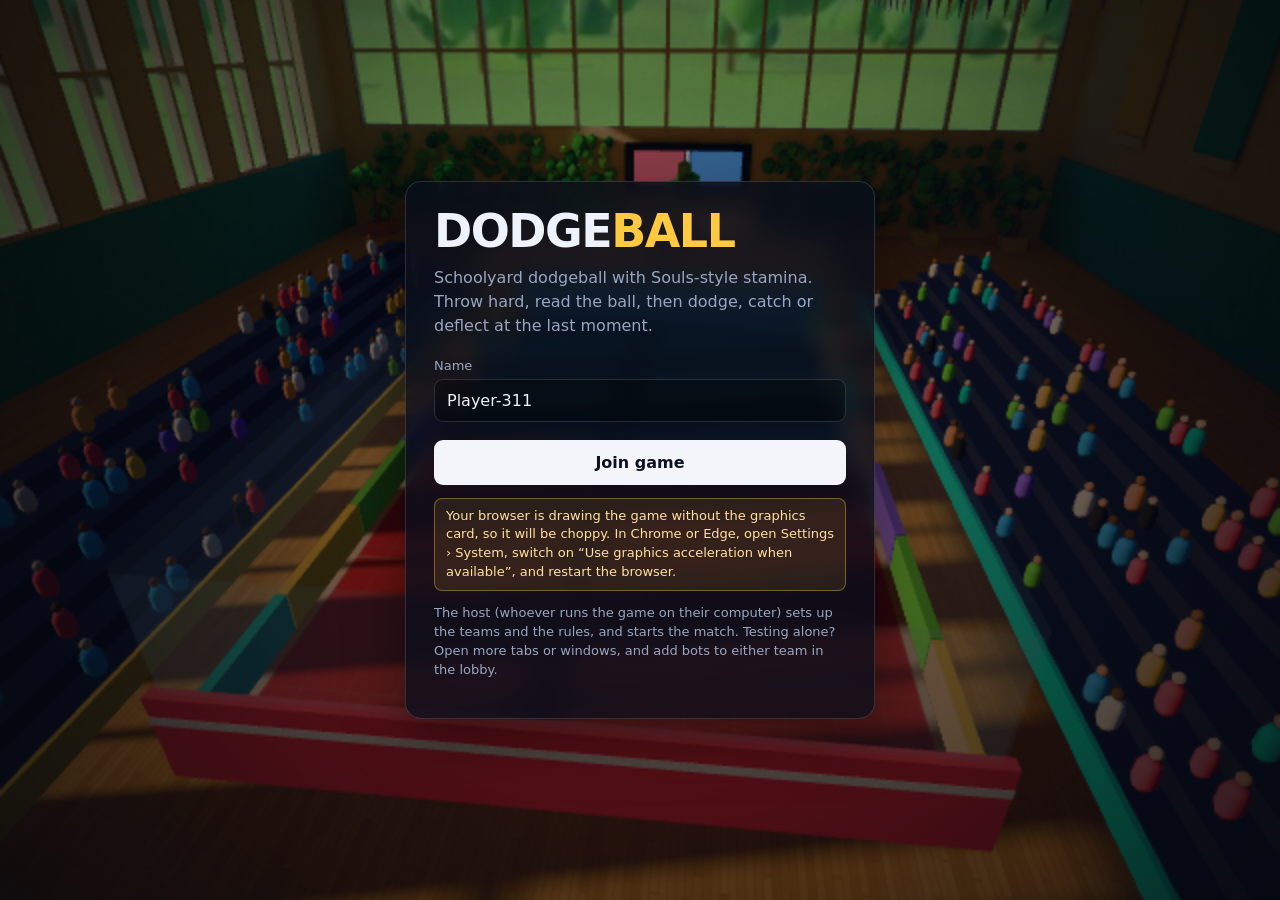
<file: static/index.html>
<!doctype html>
<html lang="en">
<head>
<meta charset="utf-8">
<meta name="viewport" content="width=device-width,initial-scale=1">
<title>Dodgeball</title>
<link rel="icon" href="data:image/svg+xml,%3Csvg xmlns='http://www.w3.org/2000/svg' viewBox='0 0 64 64'%3E%3Ccircle cx='32' cy='32' r='26' fill='%23ffc940'/%3E%3C/svg%3E">
<link rel="stylesheet" href="/static/style.css">
<script type="importmap">{ "imports": { "three": "/static/vendor/three.module.min.js" } }</script>
</head>
<body>
<canvas id="view"></canvas>

<div id="hud" hidden>
  <div id="topbar">
    <div class="side red"><span class="label">RED</span><span class="score" id="scoreRed">0</span><span class="pips" id="pipsRed"></span>
      <div class="thbar red" id="thRed"><i></i><b></b><span></span></div></div>
    <div id="roundbox"><div id="roundLabel">WAITING</div><div id="roundTime"></div><div id="roundGoal"></div></div>
    <div class="side blue"><span class="pips" id="pipsBlue"></span><span class="score" id="scoreBlue">0</span><span class="label">BLUE</span>
      <div class="thbar blue" id="thBlue"><i></i><b></b><span></span></div></div>
  </div>
  <div id="hint"></div>
  <div id="hostLive" hidden></div>
  <div id="feed"></div>
  <div id="tags"></div>
  <div id="assist"></div>
  <div id="crosshair"></div>
  <div id="ring"><div id="ringArrow"></div></div>
  <svg id="meter" viewBox="-320 -320 640 640" aria-hidden="true">
    <path class="halo" fill="none" stroke-width="9" stroke-linejoin="round" stroke-opacity="0.35"></path>
    <path class="edge" fill="#0a0f1e" fill-opacity="0.6" stroke="#0a0f1e" stroke-width="3.5" stroke-opacity="0.75" stroke-linejoin="round"></path>
    <path class="stripe"></path><path class="stripe"></path><path class="stripe"></path>
    <path class="tip" stroke="#0a0f1e" stroke-width="2.5" stroke-opacity="0.75" stroke-linejoin="round" paint-order="stroke"></path>
  </svg>
  <div id="threatText"></div>
  <div id="popups"></div>
  <div id="banner"><div id="bannerText"></div><div id="bannerSub"></div></div>
  <div id="deadmsg" hidden></div>

  <div id="vitals">
    <div class="who"><span id="myName"></span><span id="myTeam"></span></div>
    <div class="bar hp"><i id="hpFill"></i><b id="hpLimit" title="Health regenerates up to here"></b><span id="hpText"></span></div>
    <div class="bar st"><i id="stFill"></i><b id="stCost"></b><span id="stText"></span></div>
    <div id="regenState" hidden></div>
    <div id="cash"></div>
  </div>
  <div id="throwbox">
    <div id="ballState"></div>
    <div class="bar power"><i id="powerFill"></i></div>
  </div>
  <div id="actions">
    <div class="act" id="actDodge"><kbd>Space</kbd><b>Dodge</b><span></span></div>
    <div class="act" id="actCatch"><kbd>RMB / F</kbd><b>Catch</b><span></span></div>
    <div class="act" id="actDeflect"><kbd>E</kbd><b>Deflect</b><span></span></div>
    <div class="act" id="actRevive"><kbd>R</kbd><b>Revive</b><span></span></div>
  </div>
  <div id="netinfo"></div>
  <div id="vignette"></div>
  <div id="goldfx"></div>
</div>

<div id="scoreboard" hidden>
  <table>
    <thead><tr><th>Player</th><th>Cash</th><th>Hits</th><th>KOs</th><th>Catches</th><th>Deflects</th><th>Perfects</th><th>Outs</th></tr></thead>
    <tbody id="scoreRows"></tbody>
  </table>
</div>

<!-- The lobby / pause menu. Host-only controls are hidden for everyone else. -->
<div id="overlay" hidden>
  <div class="panel menu">
    <div class="menuHead">
      <div class="menuTitle">
        <h2 id="overlayTitle">Lobby</h2>
        <p id="menuStatus"></p>
      </div>
      <div class="menuButtons">
        <button id="endBtn" class="hostOnly danger" hidden>End match</button>
        <button id="startBtn" class="hostOnly go" hidden>Start match</button>
        <button id="resumeBtn" class="primary">Play</button>
      </div>
    </div>

    <section id="hostViewBox" hidden>
      <h3>The host's screen <span class="tagline">live</span></h3>
      <p id="hostViewText"></p>
      <label class="check"><input id="followInput" type="checkbox" checked> Follow the host: open the rules they're looking at</label>
    </section>

    <div class="cols">
      <section>
        <h3>Teams <button id="shuffleBtn" class="small hostOnly" hidden>Shuffle teams</button>
          <button id="watchBtn" class="small hostOnly" hidden>Spectate</button></h3>
        <div class="teamCols">
          <div class="teamCol red"><h4>RED <span id="countRed"></span></h4>
            <div class="botRow">Bots <button id="botsRedMinus" class="small hostCtl">−</button><b id="botsRedValue">0</b><button id="botsRedPlus" class="small hostCtl">+</button>
              <select id="addRed" class="small hostCtl botAdd" hidden title="Put one of your own bots on RED, or make a new one"></select>
              <span class="soon" id="botsRedSoon"></span></div>
            <ul id="listRed"></ul></div>
          <div class="teamCol blue"><h4>BLUE <span id="countBlue"></span></h4>
            <div class="botRow">Bots <button id="botsBlueMinus" class="small hostCtl">−</button><b id="botsBlueValue">0</b><button id="botsBluePlus" class="small hostCtl">+</button>
              <select id="addBlue" class="small hostCtl botAdd" hidden title="Put one of your own bots on BLUE, or make a new one"></select>
              <span class="soon" id="botsBlueSoon"></span></div>
            <ul id="listBlue"></ul></div>
        </div>
        <p class="note" id="watchers" hidden></p>
        <p class="note" id="teamsNote"></p>
      </section>
      <section>
        <h3>Match <span id="matchWho" class="tagline"></span></h3>
        <div class="row">Bot skill
          <select id="skillSelect" class="hostCtl"><option value="easy">Easy</option><option value="normal">Normal</option><option value="hard">Hard</option></select>
          <span class="soon" id="skillSoon"></span>
        </div>
        <div class="row">Match length
          <button id="winMinus" class="small hostCtl">−</button><b id="winValue">∞</b><button id="winPlus" class="small hostCtl">+</button>
          <span class="soon" id="winSoon"></span>
        </div>
        <div class="row">Round time
          <button id="timeMinus" class="small hostCtl">−</button><b id="timeValue">3:00</b><button id="timePlus" class="small hostCtl">+</button>
          <span class="soon" id="timeSoon"></span>
        </div>
        <div class="row rulesRow"><button id="rulesBtn">Game rules…</button><span id="rulesSummary" class="note"></span></div>
        <div class="row"><button id="botsBtn" title="Your own bots, and flags: bundles of behaviour like Dodge master or Berserker">Bots &amp; flags…</button></div>
        <div class="row"><button id="exportBtn" class="small" title="Save every rule and each player's own settings as a file">Export settings</button>
          <button id="importBtn" class="small hostOnly" hidden title="Load a settings file: it replaces every rule and each player's own settings">Import settings…</button></div>
        <div id="pendingBox" class="pending" hidden><span id="pendingText"></span> <button id="discardBtn" class="small hostOnly" hidden>Cancel them</button></div>
      </section>
    </div>

    <div class="cols">
      <section>
        <h3>Your settings</h3>
        <div class="row nameRow"><label for="renameInput">Your name</label>
          <input id="renameInput" maxlength="32" autocomplete="off" spellcheck="false" title="Change it any time: you keep your team, score and own settings">
          <button id="renameBtn" class="small">Change</button></div>
        <label>Mouse sensitivity <input id="sensInput" type="range" min="0.3" max="2.5" step="0.05"></label>
        <div class="soundMix">
          <label>Volume <input id="volInput" type="range" min="0" max="1" step="0.05"></label>
          <label title="In the lobby, and quieter while a round is played">Music <input id="vol-music" type="range" min="0" max="1" step="0.05"></label>
          <label title="Throws, hits, catches, deflects, bounces and squeaks">Effects <input id="vol-effects" type="range" min="0" max="1" step="0.05"></label>
          <label title="The announcer and the referee's whistle">Announcer <input id="vol-announcer" type="range" min="0" max="1" step="0.05"></label>
          <label title="The incoming-ball sound, the countdown, the perfect chime, and “not now”">Interface <input id="vol-interface" type="range" min="0" max="1" step="0.05"></label>
          <label title="Cheers and applause when a round ends">Crowd <input id="vol-crowd" type="range" min="0" max="1" step="0.05"></label>
        </div>
        <p class="note"><a href="/static/sounds.html" target="_blank">Hear every sound</a> (opens a new tab)</p>
        <p class="note"><a href="/static/moves.html" target="_blank">See every move</a> (opens a new tab)</p>
        <label>Screen shake <input id="shakeInput" type="range" min="0" max="1" step="0.05"
          title="Shake, jolts and the zoom while charging. They move the picture, never your aim. All the way left turns them off."></label>
        <label title="Shows a ball coming at you, and when to press. H switches between them in the game">Incoming-ball marker (H)
          <select id="markerSelect">
            <option value="meter">Meter: an arc on the ball's side (recommended)</option>
            <option value="ring">Ring around the crosshair</option>
            <option value="off">Off</option>
          </select></label>
        <div id="meterOptions" class="meterOptions">
          <label>Shape <select id="meterShape"><option value="crescent">Crescent</option><option value="band">Band</option></select></label>
          <label title="Each defence's colour when pressing it would work, gold for its perfect moment">Colours
            <select id="meterColours">
              <option value="all">All three defences, as stripes</option>
              <option value="dodge">Dodge only</option><option value="catch">Catch only</option><option value="deflect">Deflect only</option>
            </select></label>
          <label>Width <input id="meterWidth" type="range" min="6" max="36" step="1"></label>
          <label>Size <input id="meterSize" type="range" min="80" max="260" step="5" title="How far from the crosshair it sits"></label>
        </div>
        <label title="When a ball is less than a second from reaching you">Incoming-ball sound
          <select id="incomingSelect">
            <option value="whoosh">Whoosh from where it comes (recommended)</option>
            <option value="tick">Tick</option><option value="off">Off</option>
          </select></label>
        <label>Graphics
          <select id="gfxSelect">
            <option value="auto">Auto (recommended)</option><option value="high">High</option>
            <option value="medium">Medium</option><option value="low">Low</option>
          </select></label>
        <p class="note" id="gfxNote"></p>
        <p class="warn" id="gpuWarn" hidden>Your browser is drawing the game without the graphics card, so it will be choppy. In Chrome or Edge, open Settings › System, switch on “Use graphics acceleration when available”, and restart the browser.</p>
      </section>
      <section>
        <h3>Controls</h3>
        <ul class="controls">
          <li><kbd>W A S D</kbd> move &nbsp; <kbd>Mouse</kbd> aim</li>
          <li><kbd>Hold LMB</kbd> charge a throw: harder is faster but costs more stamina. Release to throw.</li>
          <li><kbd>Space</kbd>/<kbd>Shift</kbd> dodge: a dash you can't be hit during. Last moment = perfect.</li>
          <li><kbd>RMB</kbd>/<kbd>F</kbd> catch: the ball becomes yours. <kbd>E</kbd> deflect: tighter timing, sends it back faster.</li>
          <li><kbd>R</kbd> revive a teammate &nbsp; <kbd>Tab</kbd> scores &nbsp; <kbd>Esc</kbd> this menu</li>
          <li><kbd>L</kbd> something feels laggy right now: marks the moment in the log</li>
          <li>Host spectating: <kbd>Mouse</kbd> look, <kbd>W A S D</kbd> fly, <kbd>Space</kbd>/<kbd>Shift</kbd> up/down, <kbd>LMB</kbd>/<kbd>RMB</kbd> follow the next/previous player</li>
        </ul>
      </section>
    </div>
    <section id="diagBox">
      <h3>Lag diagnostics</h3>
      <p class="note" id="diagText"></p>
      <div class="row">
        <button id="saveLogBtn">Save my log</button>
        <button id="hostLogsBtn" class="hostOnly" hidden>Download all logs (zip)</button>
        <span id="diagStatus" class="note"></span>
      </div>
      <p class="note" id="diagWhere"></p>
    </section>
    <section id="joinInfo"></section>
  </div>
</div>

<!-- Rules editor: every game number, with a name, a description and an animated preview. -->
<div id="rulesModal" hidden>
  <div class="panel rules">
    <header>
      <div class="rulesTitle">
        <h2 id="rulesHeading">Game rules</h2>
        <p id="rulesMode" class="note"></p>
      </div>
      <input id="rulesSearch" type="search" placeholder="Search rules…" autocomplete="off">
      <button id="rulesClose" class="small" title="Close (Esc)">✕</button>
    </header>
    <div class="rulesBody">
      <nav id="rulesNav"></nav>
      <div class="rulesMain">
        <figure class="previewBox">
          <canvas id="previewCanvas"></canvas>
          <figcaption><b id="previewTitle"></b> <span id="previewText"></span></figcaption>
        </figure>
        <div id="rulesList"></div>
      </div>
    </div>
    <footer id="rulesFooter">
      <button id="rulesResetAll" class="hostOnly">Reset all to defaults</button>
      <button id="rulesRevert" class="hostOnly">Undo my edits</button>
      <span id="rulesEditCount"></span>
      <span id="rulesFileBox" class="fileBox" hidden>Their settings as a file:
        <button id="rulesExportPlayer" title="Save this player's own settings in your Downloads folder: a profile you can load onto anyone">Export</button>
        <button id="rulesImportPlayer" class="hostOnly" title="Load a player's settings file onto this player: it replaces their own settings">Import…</button></span>
      <button id="rulesApply" class="primary hostOnly">Apply</button>
    </footer>
  </div>
</div>

<!-- Bots and flags: the host's own bots, flags on any bot, and the flags themselves (bots_ui.js). -->
<div id="botsModal" hidden>
  <div class="panel botsPanel">
    <header>
      <div class="rulesTitle">
        <h2>Bots &amp; flags</h2>
        <p id="botsMode" class="note"></p>
      </div>
      <span id="botsWaiting" class="soon" hidden>Some of this waits for the next round</span>
      <button id="botsClose" class="small" title="Close (Esc)">✕</button>
    </header>
    <div class="botsBody">
      <section>
        <h3>Your bots</h3>
        <p class="note">A bot you make keeps its name, its flags and its own settings (⚙), and plays wherever you put it: here, or with “Add a bot…” in the team lists.</p>
        <ul id="rosterList" class="botList"></ul>
        <div id="newBotRow" class="row" hidden><input id="newBotName" maxlength="32" placeholder="A new bot's name" autocomplete="off" spellcheck="false">
          <select id="newBotTeam" class="small"><option value="">not on a team yet</option><option value="0">on RED</option><option value="1">on BLUE</option></select>
          <button id="newBotBtn" class="small">Make it</button></div>
        <h3>The built-in bots</h3>
        <p class="note">Ace, Blitz, Comet… fill the teams when you press + next to Bots. Those playing now, or carrying flags:</p>
        <ul id="builtinList" class="botList"></ul>
      </section>
      <section>
        <h3>Flags</h3>
        <p class="note">A flag is a bundle of behaviour that a bot carries: how it defends, throws and moves, or its health and speed. A bot can carry several; where they overlap, the later one wins, and the bot's own settings win over all of them.</p>
        <ul id="flagList" class="botList"></ul>
        <div id="newFlagRow" class="row" hidden><input id="newFlagName" maxlength="32" placeholder="A new flag's name" autocomplete="off" spellcheck="false">
          <button id="newFlagBtn" class="small">Make it</button></div>
      </section>
    </div>
  </div>
</div>

<div id="join">
  <div class="panel">
    <div class="logo">DODGE<span>BALL</span></div>
    <p class="tag">Schoolyard dodgeball with Souls-style stamina. Throw hard, read the ball, then dodge, catch or deflect at the last moment.</p>
    <label class="field">Name <input id="nameInput" maxlength="32" autocomplete="off"></label>
    <button id="playBtn" class="primary">Join game</button>
    <p class="note" id="loadingNote">Loading the sports hall and the characters… You can join already: until they're ready, you play on a plain court with stick figures.</p>
    <p class="warn" id="gpuWarnJoin" hidden>Your browser is drawing the game without the graphics card, so it will be choppy. In Chrome or Edge, open Settings › System, switch on “Use graphics acceleration when available”, and restart the browser.</p>
    <p class="note">The host (whoever runs the game on their computer) sets up the teams and the rules, and starts the match. Testing alone? Open more tabs or windows, and add bots to either team in the lobby.</p>
  </div>
</div>

<div id="disconnected" hidden>
  <div class="panel"><h2>Disconnected</h2><p>Lost the connection to the server.</p><button class="primary" id="reconnectBtn">Reconnect</button></div>
</div>

<script type="module" src="/static/js/main.js"></script>
</body>
</html>
</file>
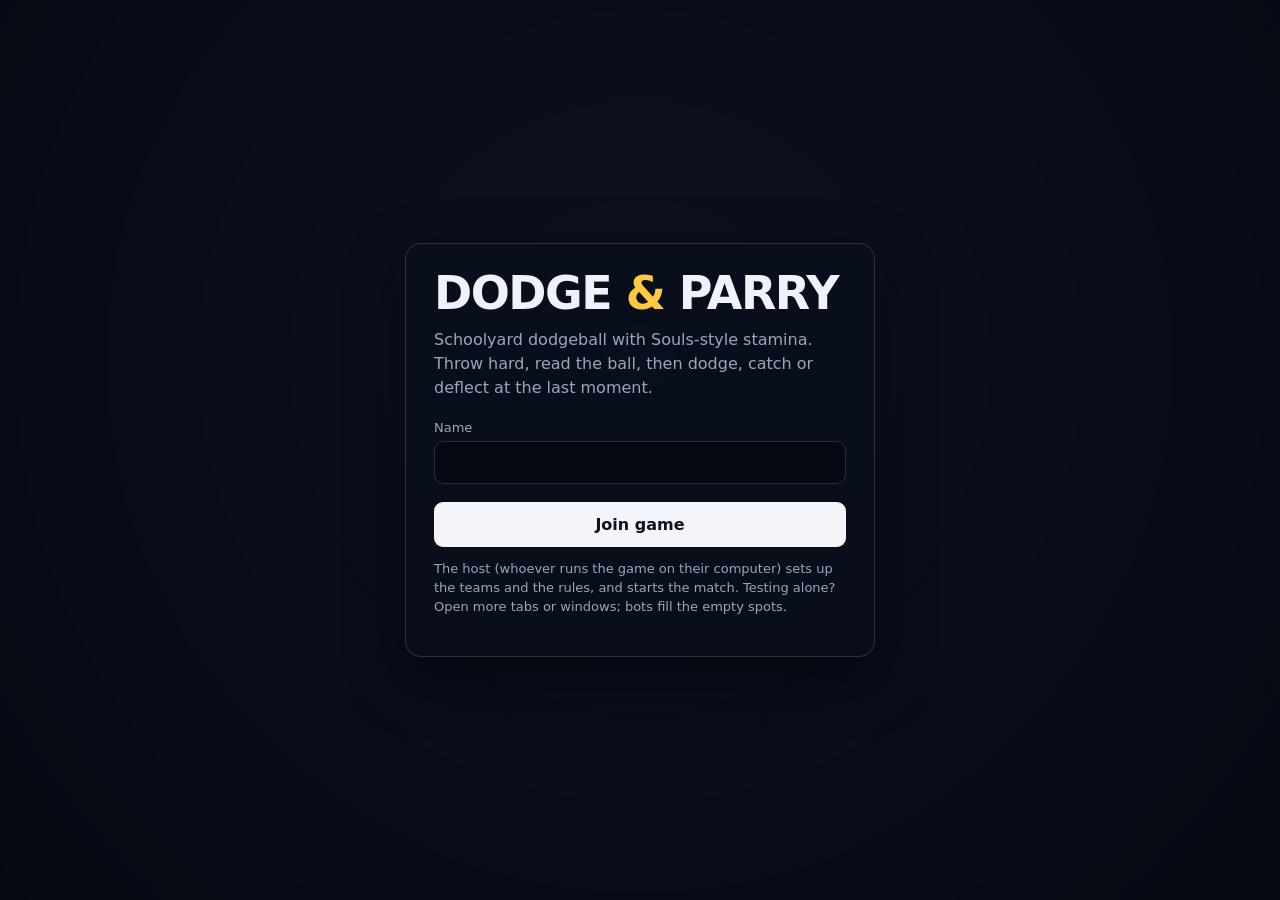
<file: prototype/static/index.html>
<!doctype html>
<html lang="en">
<head>
<meta charset="utf-8">
<meta name="viewport" content="width=device-width,initial-scale=1">
<title>Dodge &amp; Parry</title>
<link rel="icon" href="data:image/svg+xml,%3Csvg xmlns='http://www.w3.org/2000/svg' viewBox='0 0 64 64'%3E%3Ccircle cx='32' cy='32' r='26' fill='%23ffc940'/%3E%3C/svg%3E">
<link rel="stylesheet" href="/static/style.css">
<script type="importmap">{ "imports": { "three": "/static/vendor/three.module.min.js" } }</script>
</head>
<body>
<canvas id="view"></canvas>

<div id="hud" hidden>
  <div id="topbar">
    <div class="side red"><span class="label">RED</span><span class="score" id="scoreRed">0</span><span class="pips" id="pipsRed"></span></div>
    <div id="roundbox"><div id="roundLabel">WAITING</div><div id="roundTime"></div><div id="roundGoal"></div></div>
    <div class="side blue"><span class="pips" id="pipsBlue"></span><span class="score" id="scoreBlue">0</span><span class="label">BLUE</span></div>
  </div>
  <div id="hint"></div>
  <div id="hostLive" hidden></div>
  <div id="feed"></div>
  <div id="tags"></div>
  <div id="assist"></div>
  <div id="crosshair"></div>
  <div id="ring"><div id="ringArrow"></div></div>
  <div id="threatText"></div>
  <div id="popups"></div>
  <div id="banner"><div id="bannerText"></div><div id="bannerSub"></div></div>
  <div id="deadmsg" hidden></div>

  <div id="vitals">
    <div class="who"><span id="myName"></span><span id="myTeam"></span></div>
    <div class="bar hp"><i id="hpFill"></i><span id="hpText"></span></div>
    <div class="bar st"><i id="stFill"></i><b id="stCost"></b><span id="stText"></span></div>
    <div id="cash"></div>
  </div>
  <div id="throwbox">
    <div id="ballState"></div>
    <div class="bar power"><i id="powerFill"></i></div>
  </div>
  <div id="actions">
    <div class="act" id="actDodge"><kbd>Space</kbd><b>Dodge</b><span></span></div>
    <div class="act" id="actCatch"><kbd>RMB / F</kbd><b>Catch</b><span></span></div>
    <div class="act" id="actDeflect"><kbd>E</kbd><b>Deflect</b><span></span></div>
    <div class="act" id="actRevive"><kbd>R</kbd><b>Revive</b><span></span></div>
  </div>
  <div id="netinfo"></div>
  <div id="vignette"></div>
  <div id="goldfx"></div>
</div>

<div id="scoreboard" hidden>
  <table>
    <thead><tr><th>Player</th><th>Cash</th><th>Hits</th><th>KOs</th><th>Catches</th><th>Deflects</th><th>Perfects</th><th>Outs</th></tr></thead>
    <tbody id="scoreRows"></tbody>
  </table>
</div>

<!-- The lobby / pause menu. Host-only controls are hidden for everyone else. -->
<div id="overlay" hidden>
  <div class="panel menu">
    <div class="menuHead">
      <div class="menuTitle">
        <h2 id="overlayTitle">Lobby</h2>
        <p id="menuStatus"></p>
      </div>
      <div class="menuButtons">
        <button id="endBtn" class="hostOnly danger" hidden>End match</button>
        <button id="startBtn" class="hostOnly go" hidden>Start match</button>
        <button id="resumeBtn" class="primary">Play</button>
      </div>
    </div>

    <section id="hostViewBox" hidden>
      <h3>The host's screen <span class="tagline">live</span></h3>
      <p id="hostViewText"></p>
      <label class="check"><input id="followInput" type="checkbox" checked> Follow the host: open the rules they're looking at</label>
    </section>

    <div class="cols">
      <section>
        <h3>Teams <button id="shuffleBtn" class="small hostOnly" hidden>Shuffle teams</button>
          <button id="watchBtn" class="small hostOnly" hidden>Spectate</button></h3>
        <div class="teamCols">
          <div class="teamCol red"><h4>RED <span id="countRed"></span></h4>
            <div class="botRow">Bots <button id="botsRedMinus" class="small hostCtl">−</button><b id="botsRedValue">0</b><button id="botsRedPlus" class="small hostCtl">+</button>
              <span class="soon" id="botsRedSoon"></span></div>
            <ul id="listRed"></ul></div>
          <div class="teamCol blue"><h4>BLUE <span id="countBlue"></span></h4>
            <div class="botRow">Bots <button id="botsBlueMinus" class="small hostCtl">−</button><b id="botsBlueValue">0</b><button id="botsBluePlus" class="small hostCtl">+</button>
              <span class="soon" id="botsBlueSoon"></span></div>
            <ul id="listBlue"></ul></div>
        </div>
        <p class="note" id="watchers" hidden></p>
        <p class="note" id="teamsNote"></p>
      </section>
      <section>
        <h3>Match <span id="matchWho" class="tagline"></span></h3>
        <div class="row">Bot skill
          <select id="skillSelect" class="hostCtl"><option value="easy">Easy</option><option value="normal">Normal</option><option value="hard">Hard</option></select>
          <span class="soon" id="skillSoon"></span>
        </div>
        <div class="row">Match length
          <button id="winMinus" class="small hostCtl">−</button><b id="winValue">∞</b><button id="winPlus" class="small hostCtl">+</button>
          <span class="soon" id="winSoon"></span>
        </div>
        <div class="row rulesRow"><button id="rulesBtn">Game rules…</button><span id="rulesSummary" class="note"></span></div>
        <div id="pendingBox" class="pending" hidden><span id="pendingText"></span> <button id="discardBtn" class="small hostOnly" hidden>Cancel them</button></div>
      </section>
    </div>

    <div class="cols">
      <section>
        <h3>Your settings</h3>
        <label>Mouse sensitivity <input id="sensInput" type="range" min="0.3" max="2.5" step="0.05"></label>
        <label>Volume <input id="volInput" type="range" min="0" max="1" step="0.05"></label>
        <label class="check"><input id="ringInput" type="checkbox"> Timing ring for incoming balls (H)</label>
      </section>
      <section>
        <h3>Controls</h3>
        <ul class="controls">
          <li><kbd>W A S D</kbd> move &nbsp; <kbd>Mouse</kbd> aim</li>
          <li><kbd>Hold LMB</kbd> charge a throw: harder is faster but costs more stamina. Release to throw.</li>
          <li><kbd>Space</kbd>/<kbd>Shift</kbd> dodge: a dash you can't be hit during. Last moment = perfect.</li>
          <li><kbd>RMB</kbd>/<kbd>F</kbd> catch: the ball becomes yours. <kbd>E</kbd> deflect: tighter timing, sends it back faster.</li>
          <li><kbd>R</kbd> revive a teammate &nbsp; <kbd>Tab</kbd> scores &nbsp; <kbd>Esc</kbd> this menu</li>
          <li><kbd>L</kbd> something feels laggy right now: marks the moment in the log</li>
          <li>Host spectating: <kbd>Mouse</kbd> look, <kbd>W A S D</kbd> fly, <kbd>Space</kbd>/<kbd>Shift</kbd> up/down, <kbd>LMB</kbd>/<kbd>RMB</kbd> follow the next/previous player</li>
        </ul>
      </section>
    </div>
    <section id="diagBox">
      <h3>Lag diagnostics</h3>
      <p class="note" id="diagText"></p>
      <div class="row">
        <button id="saveLogBtn">Save my log</button>
        <button id="hostLogsBtn" class="hostOnly" hidden>Download all logs (zip)</button>
        <span id="diagStatus" class="note"></span>
      </div>
      <p class="note" id="diagWhere"></p>
    </section>
    <section id="joinInfo"></section>
  </div>
</div>

<!-- Rules editor: every game number, with a name, a description and an animated preview. -->
<div id="rulesModal" hidden>
  <div class="panel rules">
    <header>
      <div class="rulesTitle">
        <h2>Game rules</h2>
        <p id="rulesMode" class="note"></p>
      </div>
      <input id="rulesSearch" type="search" placeholder="Search rules…" autocomplete="off">
      <button id="rulesClose" class="small" title="Close (Esc)">✕</button>
    </header>
    <div class="rulesBody">
      <nav id="rulesNav"></nav>
      <div class="rulesMain">
        <figure class="previewBox">
          <canvas id="previewCanvas"></canvas>
          <figcaption><b id="previewTitle"></b> <span id="previewText"></span></figcaption>
        </figure>
        <div id="rulesList"></div>
      </div>
    </div>
    <footer id="rulesFooter">
      <button id="rulesResetAll">Reset all to defaults</button>
      <button id="rulesRevert">Undo my edits</button>
      <span id="rulesEditCount"></span>
      <button id="rulesApply" class="primary">Apply</button>
    </footer>
  </div>
</div>

<div id="join">
  <div class="panel">
    <div class="logo">DODGE <span>&amp;</span> PARRY</div>
    <p class="tag">Schoolyard dodgeball with Souls-style stamina. Throw hard, read the ball, then dodge, catch or deflect at the last moment.</p>
    <label class="field">Name <input id="nameInput" maxlength="16" autocomplete="off"></label>
    <button id="playBtn" class="primary">Join game</button>
    <p class="note">The host (whoever runs the game on their computer) sets up the teams and the rules, and starts the match. Testing alone? Open more tabs or windows; bots fill the empty spots.</p>
  </div>
</div>

<div id="disconnected" hidden>
  <div class="panel"><h2>Disconnected</h2><p>Lost the connection to the server.</p><button class="primary" id="reconnectBtn">Reconnect</button></div>
</div>

<script type="module" src="/static/js/main.js"></script>
</body>
</html>
</file>
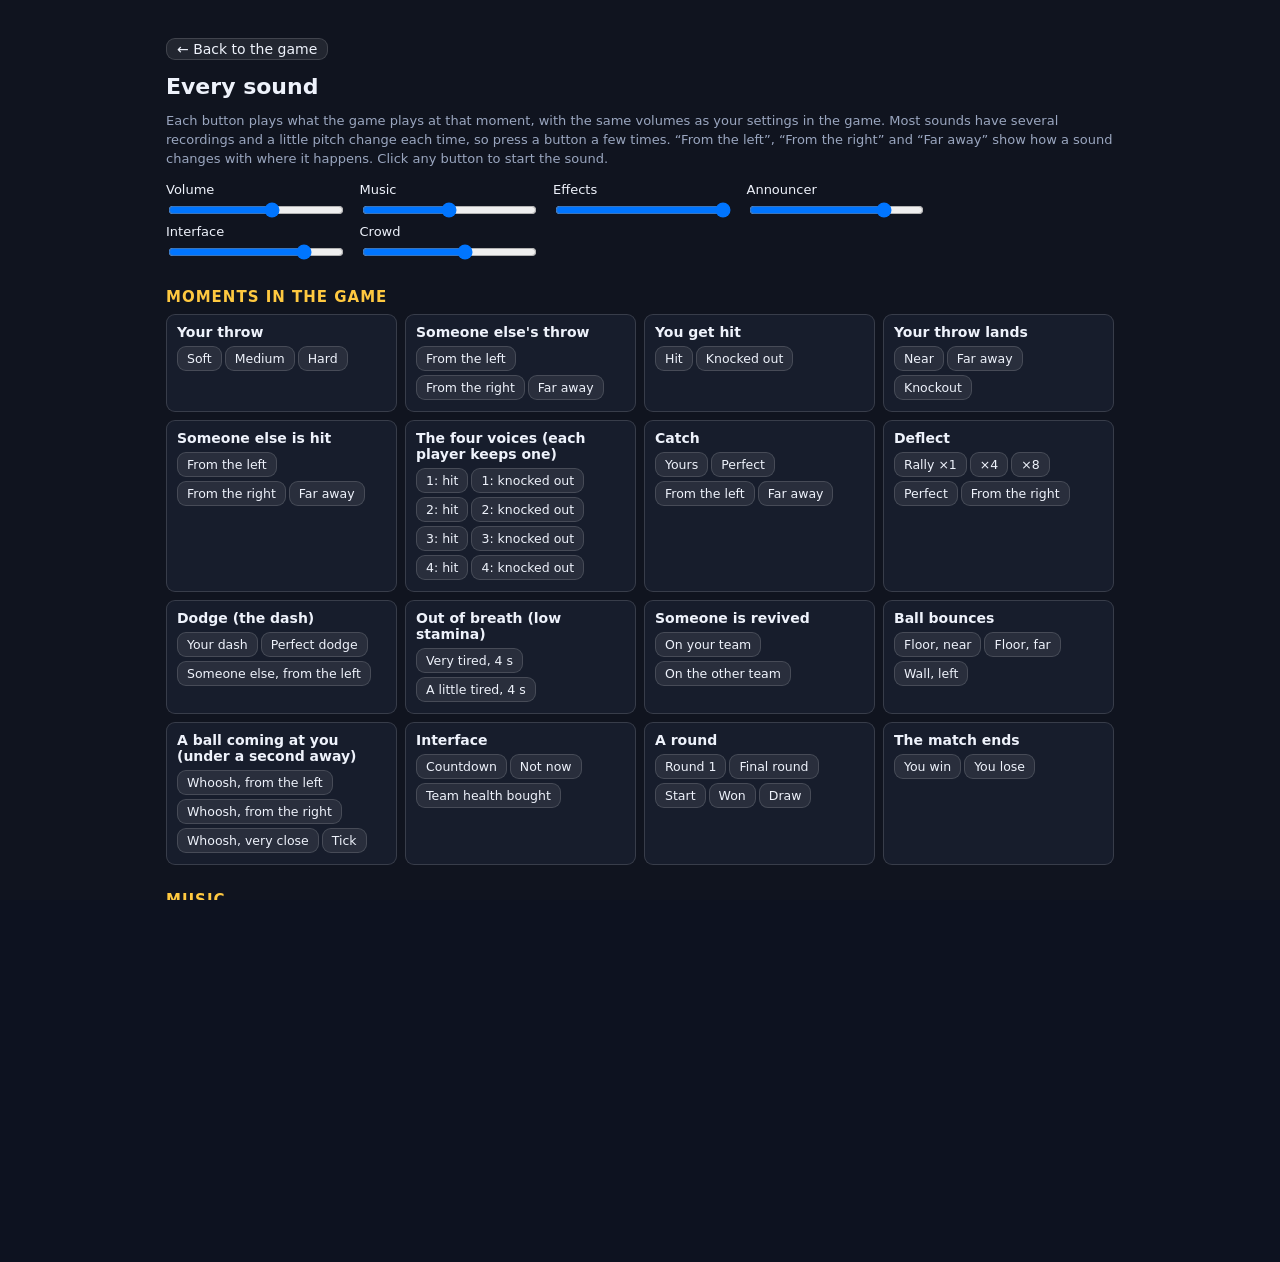
<file: static/sounds.html>
<!doctype html>
<html lang="en">
<head>
<meta charset="utf-8">
<meta name="viewport" content="width=device-width, initial-scale=1">
<title>Dodgeball: every sound</title>
<link rel="icon" href="data:image/svg+xml,%3Csvg xmlns='http://www.w3.org/2000/svg' viewBox='0 0 64 64'%3E%3Ccircle cx='32' cy='32' r='26' fill='%23ffc940'/%3E%3C/svg%3E">
<link rel="stylesheet" href="/static/style.css">
<style>
  body { overflow: auto; background: #10141f; }
  main { max-width: 980px; margin: 0 auto; padding: 24px 16px 60px; color: var(--text); font-size: 14px; }
  h1 { font-size: 22px; margin: 0 0 6px; }
  h2 { font-size: 15px; margin: 26px 0 8px; color: var(--gold); text-transform: uppercase; letter-spacing: 1px; }
  .grid { display: grid; grid-template-columns: repeat(auto-fill, minmax(220px, 1fr)); gap: 8px; }
  .item { background: #171d2c; border: 1px solid var(--line); border-radius: 9px; padding: 9px 10px; }
  .item b { display: block; margin-bottom: 4px; }
  .item .src { color: var(--dim); font-size: 11.5px; line-height: 1.4; margin-top: 6px; }
  .item button { margin: 2px 3px 2px 0; padding: 4px 9px; font-size: 12.5px; }
  .levels { display: grid; grid-template-columns: repeat(auto-fill, minmax(150px, 1fr)); gap: 4px 14px; max-width: 760px; }
  .levels label { display: grid; gap: 3px; font-size: 13px; }
  #state { color: var(--dim); }
</style>
</head>
<body>
<main>
  <p><button id="backBtn" class="small">← Back to the game</button></p>
  <h1>Every sound</h1>
  <p class="note">Each button plays what the game plays at that moment, with the same volumes as your settings in the game.
    Most sounds have several recordings and a little pitch change each time, so press a button a few times.
    “From the left”, “From the right” and “Far away” show how a sound changes with where it happens.
    <span id="state">Click any button to start the sound.</span></p>
  <div class="levels" id="levels"></div>

  <h2>Moments in the game</h2>
  <div class="grid" id="moments"></div>

  <h2>Music</h2>
  <div class="grid" id="music"></div>

  <h2>Each recording</h2>
  <p class="note">Every recording, one button per variant, with where it comes from (all CC0).</p>
  <div class="grid" id="sounds"></div>
</main>
<script type="module" src="/static/js/sound_check.js"></script>
</body>
</html>
</file>
<file: static/style.css>
:root {
  --red: #ff4d5e;
  --blue: #3fa9ff;
  --gold: #ffc940;
  --good: #5dff9b;
  --bad: #ff5a5a;
  --panel: rgba(10, 15, 28, 0.78);
  --line: rgba(255, 255, 255, 0.14);
  --text: #eef2fb;
  --dim: #9aa6bf;
  font-family: system-ui, -apple-system, "Segoe UI", Roboto, sans-serif;
  color: var(--text);
}
* { box-sizing: border-box; }
html, body { margin: 0; height: 100%; overflow: hidden; background: #0d1220; user-select: none; }
canvas#view { position: fixed; inset: 0; width: 100vw; height: 100vh; display: block; }
[hidden] { display: none !important; }
kbd {
  display: inline-block; padding: 1px 6px; border: 1px solid var(--line); border-bottom-width: 2px;
  border-radius: 5px; background: rgba(255, 255, 255, 0.06); font: 600 11px/1.5 ui-monospace, Consolas, monospace;
}
button {
  font: inherit; color: var(--text); background: rgba(255, 255, 255, 0.08); border: 1px solid var(--line);
  border-radius: 9px; padding: 9px 16px; cursor: pointer;
}
button:hover { background: rgba(255, 255, 255, 0.16); }
button.primary { background: #f3f5fa; color: #0d1220; font-weight: 800; border: 0; }
button.primary:hover { background: #fff; }
button.small { padding: 2px 10px; }
.panel {
  background: var(--panel); border: 1px solid var(--line); border-radius: 16px; padding: 26px 28px;
  backdrop-filter: blur(10px); box-shadow: 0 20px 60px rgba(0, 0, 0, 0.45);
}
.note { color: var(--dim); font-size: 13px; line-height: 1.45; }
.warn {
  color: #ffe2a0; font-size: 13px; line-height: 1.45; padding: 8px 11px; border-radius: 8px;
  background: rgba(255, 201, 64, 0.1); border: 1px solid rgba(255, 201, 64, 0.38);
}
.warn[hidden] { display: none; }

/* ---------- join ---------- */
#join, #overlay, #disconnected {
  position: fixed; inset: 0; display: grid; place-items: center; z-index: 10;
  background: radial-gradient(circle at 50% 40%, rgba(13, 18, 32, 0.35), rgba(5, 8, 15, 0.85));
}
#join .panel { width: min(470px, 92vw); }
.logo { font-size: 46px; font-weight: 900; letter-spacing: -1.5px; line-height: 1; }
.logo span { color: var(--gold); }
.tag { color: var(--dim); line-height: 1.5; margin: 12px 0 20px; }
.field { display: grid; gap: 6px; font-size: 13px; color: var(--dim); }
.field input {
  font: inherit; font-size: 16px; color: var(--text); background: rgba(0, 0, 0, 0.35); border: 1px solid var(--line);
  border-radius: 9px; padding: 11px 12px; outline: none;
}
.field input:focus { border-color: rgba(255, 255, 255, 0.4); }
#playBtn { width: 100%; padding: 13px; font-size: 16px; margin-top: 18px; }
button:disabled { opacity: 0.4; cursor: default; }
button:disabled:hover { background: rgba(255, 255, 255, 0.08); }
button.go { background: var(--good); color: #062213; font-weight: 800; border: 0; }
button.go:hover { background: #8dffbb; }
button.danger { border-color: rgba(255, 90, 90, 0.6); color: #ffb3b3; }
button.danger:hover { background: rgba(255, 90, 90, 0.18); }

/* ---------- lobby / pause menu ---------- */
#overlay .panel.menu { width: min(900px, 95vw); max-height: 94vh; overflow: auto; }
#overlay h2 { margin: 0; font-size: 26px; }
#overlay h3 { margin: 18px 0 10px; font-size: 12px; letter-spacing: 1.5px; text-transform: uppercase; color: var(--dim); display: flex; align-items: center; gap: 10px; }
.menuHead { display: flex; justify-content: space-between; align-items: flex-start; gap: 18px; }
.menuTitle p { margin: 6px 0 0; color: var(--dim); font-size: 14px; line-height: 1.45; max-width: 470px; }
.menuButtons { display: flex; gap: 8px; flex-shrink: 0; }
.menuButtons button { padding: 12px 22px; font-size: 15px; }
.cols { display: grid; grid-template-columns: 1fr 1fr; gap: 0 28px; }
.menu label { display: grid; gap: 4px; margin: 8px 0; font-size: 14px; }
.menu label.check { display: flex; align-items: center; gap: 8px; }
.soundMix { display: grid; grid-template-columns: 1fr 1fr; gap: 0 14px; }
.soundMix label { margin: 4px 0; font-size: 13px; }
.meterOptions { display: grid; grid-template-columns: 1fr 1fr; gap: 0 14px; margin: 0 0 4px 12px; }
.meterOptions label { margin: 4px 0; font-size: 13px; }
.meterOptions[hidden] { display: none; }
.note a { color: var(--gold); }
.menu select, .rules select { font: inherit; background: #1b2235; color: var(--text); border: 1px solid var(--line); border-radius: 7px; padding: 5px; }
.menu .row { display: flex; align-items: center; gap: 8px; font-size: 14px; margin: 9px 0; flex-wrap: wrap; }
.menu .row b { min-width: 18px; text-align: center; }
.menu .soon, .teamCol .tag.soon { color: var(--gold); font-size: 12px; }
.tagline { text-transform: none; letter-spacing: 0; font-weight: 500; font-size: 12px; color: var(--dim); }
.teamCols { display: grid; grid-template-columns: 1fr 1fr; gap: 10px; }
.teamCol { background: rgba(255, 255, 255, 0.03); border: 1px solid var(--line); border-radius: 10px; padding: 8px 10px; min-height: 86px; }
.teamCol h4 { margin: 0 0 6px; font-size: 13px; letter-spacing: 1.5px; }
.teamCol.red h4 { color: var(--red); }
.teamCol.blue h4 { color: var(--blue); }
.teamCol h4 span { color: var(--dim); font-weight: 600; }
.teamCol ul { list-style: none; margin: 0; padding: 0; display: grid; gap: 3px; }
.teamCol li { font-size: 14px; }
.teamCol li .line { display: flex; align-items: center; gap: 6px; min-height: 26px; }
.teamCol li .sub { display: flex; flex-wrap: wrap; gap: 4px; margin: -1px 0 4px 10px; }
.teamCol li.bot { color: var(--dim); }
.teamCol li .name { overflow: hidden; text-overflow: ellipsis; white-space: nowrap; min-width: 3.5em; flex: 0 1 auto; }
.teamCol li .move { margin-left: auto; padding: 1px 9px; }
.teamCol .botRow { display: flex; align-items: center; gap: 6px; font-size: 13px; color: var(--dim); margin: 0 0 6px; flex-wrap: wrap; }
.teamCol .botRow b { min-width: 16px; text-align: center; color: var(--text); }
#hostViewBox { margin-bottom: 10px; padding: 8px 12px; border-radius: 10px; background: rgba(63, 169, 255, 0.08); border: 1px solid rgba(63, 169, 255, 0.3); }
#hostViewBox h3 { margin-top: 0; }
#hostViewBox p { margin: 4px 0 6px; font-size: 14px; }
#hostViewBox p b { color: var(--gold); }
#rulesList .rule.hostFocus { outline: 2px solid rgba(63, 169, 255, 0.85); outline-offset: -2px; }
.teamCol .tag { margin: 0; line-height: normal; font-size: 10px; font-weight: 800; letter-spacing: 0.5px; text-transform: uppercase; padding: 1px 6px; border-radius: 5px; background: rgba(255, 255, 255, 0.08); color: var(--dim); }
.teamCol .tag.host { background: rgba(255, 201, 64, 0.18); color: var(--gold); }
.teamCol .tag.own { background: rgba(93, 255, 155, 0.14); color: var(--good); }
.teamCol li .gear { margin-left: auto; padding: 1px 7px; }
.teamCol li .gear + .move, .teamCol li .move + .move { margin-left: 0; }
.rulesRow { margin-top: 14px !important; }
.pending { margin-top: 8px; padding: 8px 10px; border-radius: 9px; background: rgba(255, 201, 64, 0.1); border: 1px solid rgba(255, 201, 64, 0.35); color: #ffe39a; font-size: 13px; }
.controls { margin: 0; padding-left: 18px; line-height: 2; font-size: 14px; }
#joinInfo code { background: rgba(255, 255, 255, 0.08); padding: 2px 7px; border-radius: 5px; }
#diagBox p { margin: 4px 0; }
#diagWhere { word-break: break-all; }
@media (max-width: 760px) { .cols { grid-template-columns: 1fr; } .menuHead { flex-direction: column; } }

/* ---------- rules editor ---------- */
#rulesModal { position: fixed; inset: 0; z-index: 12; display: grid; place-items: center; background: rgba(4, 7, 14, 0.72); }
.panel.rules { width: min(1180px, 97vw); height: min(820px, 95vh); padding: 0; display: grid; grid-template-rows: auto 1fr auto; overflow: hidden; }
.rules header { display: flex; align-items: center; gap: 14px; padding: 14px 18px; border-bottom: 1px solid var(--line); }
.rulesTitle { flex: 1; }
.rules header h2 { margin: 0; font-size: 22px; }
.rules header p { margin: 4px 0 0; }
#rulesSearch { font: inherit; font-size: 14px; color: var(--text); background: rgba(0, 0, 0, 0.35); border: 1px solid var(--line); border-radius: 9px; padding: 8px 11px; width: 220px; outline: none; }
.rulesBody { display: grid; grid-template-columns: 200px 1fr; min-height: 0; overflow: hidden; }
#rulesNav { border-right: 1px solid var(--line); overflow: auto; padding: 8px; display: grid; align-content: start; gap: 2px; }
#rulesNav button { display: flex; align-items: center; gap: 6px; text-align: left; background: transparent; border: 0; border-radius: 8px; padding: 7px 10px; font-size: 13px; }
#rulesNav button:hover { background: rgba(255, 255, 255, 0.06); }
#rulesNav button.on { background: rgba(255, 255, 255, 0.12); font-weight: 700; }
#rulesNav button span { flex: 1; }
#rulesNav button i { color: var(--gold); font-style: normal; font-size: 10px; }
#rulesNav button em { font-style: normal; font-size: 11px; font-weight: 800; color: #1a1300; background: var(--gold); border-radius: 9px; padding: 0 6px; }
#rulesNav button em.hits { background: #8fd0ff; color: #04121f; }
#rulesNav button.all { margin-bottom: 6px; border: 1px solid rgba(143, 208, 255, 0.4); }
#rulesNav button.none { opacity: 0.4; }
.rule mark { background: rgba(255, 201, 64, 0.32); color: inherit; border-radius: 3px; padding: 0 1px; }
.fileBox { display: inline-flex; align-items: center; gap: 6px; color: var(--dim); font-size: 13px; padding: 3px 8px; border: 1px solid var(--line); border-radius: 8px; }
.fileBox button { padding: 3px 10px; }
.nameRow { display: flex; align-items: center; gap: 8px; margin-bottom: 8px; }
.nameRow input { flex: 1; min-width: 0; font: inherit; background: #1b2235; color: var(--text); border: 1px solid var(--line); border-radius: 7px; padding: 4px 8px; }
.botAdd { max-width: 130px; }
.botsPanel select { font: inherit; font-size: 13px; background: #1b2235; color: var(--text); border: 1px solid var(--line); border-radius: 7px; padding: 2px 5px; }
.teamCol .tag.nth { background: rgba(143, 208, 255, 0.16); color: #bfe4ff; }
.teamCol .tag.flag { background: rgba(196, 140, 255, 0.18); color: #dcc0ff; text-transform: none; letter-spacing: 0; }
#botsModal { position: fixed; inset: 0; z-index: 12; display: grid; place-items: center; background: rgba(4, 7, 14, 0.72); }
.panel.botsPanel { width: min(1100px, 96vw); max-height: 92vh; padding: 0; display: grid; grid-template-rows: auto 1fr; overflow: hidden; }
.botsPanel header { display: flex; align-items: center; gap: 14px; padding: 14px 18px; border-bottom: 1px solid var(--line); }
.botsPanel header h2 { margin: 0; font-size: 22px; }
.botsPanel header p { margin: 4px 0 0; }
.botsPanel header #botsClose { margin-left: auto; }
.botsBody { display: grid; grid-template-columns: 1fr 1fr; gap: 18px; padding: 10px 18px 18px; overflow: auto; }
.botsBody h3 { margin: 12px 0 4px; }
.botList { list-style: none; margin: 6px 0; padding: 0; display: grid; gap: 6px; }
.botList li.empty { color: var(--dim); font-size: 13px; }
.botItem, .flagItem { background: rgba(255, 255, 255, 0.03); border: 1px solid var(--line); border-radius: 10px; padding: 7px 9px; }
.botHead { display: flex; align-items: center; gap: 6px; flex-wrap: wrap; }
.botHead input, .flagDesc, #newBotName, #newFlagName { font: inherit; background: #1b2235; color: var(--text); border: 1px solid var(--line); border-radius: 7px; padding: 3px 7px; }
.botHead input { width: 150px; font-weight: 700; }
.botHead .tag { font-size: 11px; font-weight: 800; padding: 1px 7px; border-radius: 5px; background: rgba(255, 255, 255, 0.08); color: var(--dim); }
.botHead .tag.red { color: var(--red); }
.botHead .tag.blue { color: var(--blue); }
.flagDesc { width: 100%; margin-top: 6px; font-size: 13px; }
.flagSum { margin: 6px 0 0; font-size: 12px; color: #dcc0ff; line-height: 1.5; }
.flagChips { display: flex; align-items: center; gap: 6px; flex-wrap: wrap; margin-top: 6px; font-size: 13px; }
.flagChips .note { margin: 0; }
.chip { display: inline-flex; align-items: center; gap: 4px; background: rgba(196, 140, 255, 0.18); color: #dcc0ff; border-radius: 12px; padding: 1px 4px 1px 9px; font-size: 12px; font-weight: 700; }
.chipX { background: transparent; border: 0; color: inherit; padding: 0 4px; font-size: 11px; cursor: pointer; }
@media (max-width: 860px) { .botsBody { grid-template-columns: 1fr; } }
.rulesMain { display: grid; grid-template-rows: auto 1fr; min-height: 0; }
.previewBox { margin: 0; padding: 12px 16px 8px; border-bottom: 1px solid var(--line); background: rgba(0, 0, 0, 0.18); }
#previewCanvas { display: block; width: 100%; height: 252px; border-radius: 10px; }
.previewBox figcaption { margin-top: 7px; font-size: 13px; color: var(--dim); line-height: 1.4; min-height: 36px; }
.previewBox figcaption b { color: var(--text); }
#rulesList { overflow: auto; padding: 6px 16px 18px; }
.groupBlurb { color: var(--dim); font-size: 13px; margin: 8px 2px 4px; }
.subhead { margin: 16px 2px 4px; font-size: 12px; letter-spacing: 1px; text-transform: uppercase; color: var(--dim); }
.rule { padding: 10px 12px; margin: 6px 0; border-radius: 10px; border: 1px solid transparent; border-left: 3px solid transparent; }
.rule.focus { background: rgba(255, 255, 255, 0.045); border-color: var(--line); }
.rule.changed { border-left-color: rgba(255, 201, 64, 0.55); }
.rule.edited { border-left-color: var(--good); }
.ruleHead { display: flex; align-items: baseline; gap: 10px; flex-wrap: wrap; }
.ruleHead b { font-size: 14px; }
.ruleHead .value { font-weight: 800; color: var(--gold); font-variant-numeric: tabular-nums; }
.ruleHead .value.swatch::before { content: ''; display: inline-block; width: 12px; height: 12px; margin-right: 6px; vertical-align: -1px; border-radius: 50%; background: var(--swatch); box-shadow: 0 0 8px var(--swatch); }
.badges { display: flex; gap: 6px; }
.badge { font-size: 10.5px; font-weight: 700; padding: 1px 7px; border-radius: 6px; }
.badge.edit { background: rgba(93, 255, 155, 0.14); color: var(--good); }
.badge.soon { background: rgba(255, 201, 64, 0.16); color: var(--gold); }
.ruleCtl { display: flex; align-items: center; gap: 10px; margin: 7px 0 2px; }
.ruleCtl input[type=range] { flex: 1; max-width: 420px; accent-color: var(--gold); }
.ruleCtl input[type=number] { width: 86px; font: inherit; font-size: 13px; color: var(--text); background: rgba(0, 0, 0, 0.35); border: 1px solid var(--line); border-radius: 7px; padding: 4px 7px; }
.ruleCtl .unit { color: var(--dim); font-size: 12px; min-width: 30px; }
.ruleCtl .default { color: var(--dim); font-size: 12px; margin-left: auto; }
.ruleCtl .reset { padding: 1px 8px; }
.ruleCtl label.check { display: flex; align-items: center; gap: 6px; font-size: 13px; }
.ruleCtl input[type=color] { width: 56px; height: 28px; padding: 2px; border: 1px solid var(--line); border-radius: 7px; background: rgba(0, 0, 0, 0.35); cursor: pointer; }
.ruleCtl input[type=color]:disabled { cursor: default; }
.rule .desc { margin: 4px 0 0; color: var(--dim); font-size: 13px; line-height: 1.45; max-width: 760px; }
.rules footer { display: flex; align-items: center; gap: 10px; padding: 12px 18px; border-top: 1px solid var(--line); }
#rulesEditCount { margin-left: auto; color: var(--dim); font-size: 13px; }
#rulesApply { padding: 10px 26px; }
@media (max-width: 860px) { .rulesBody { grid-template-columns: 1fr; grid-template-rows: auto minmax(0, 1fr); } #rulesNav { display: flex; flex-wrap: wrap; border-right: 0; border-bottom: 1px solid var(--line); } #previewCanvas { height: 200px; } }
@media (max-height: 640px) { #previewCanvas { height: 200px; } .previewBox figcaption { min-height: 0; } }   /* short windows: room for the list */

/* ---------- HUD ---------- */
#hud { position: fixed; inset: 0; pointer-events: none; z-index: 5; }
#topbar { position: absolute; top: 14px; left: 50%; transform: translateX(-50%); display: flex; align-items: stretch; gap: 8px; }
#topbar .side { display: flex; align-items: center; gap: 10px; padding: 6px 14px; border-radius: 12px; background: var(--panel); border: 1px solid var(--line); }
#topbar .red .label { color: var(--red); }
#topbar .blue .label { color: var(--blue); }
#topbar .label { font-weight: 900; letter-spacing: 1.5px; font-size: 13px; }
#topbar .score { font-size: 26px; font-weight: 900; min-width: 20px; text-align: center; }
/* Team health: each team's shared bar under its score, full at its outer edge (a fighting game's). */
#topbar .side { flex-wrap: wrap; justify-content: center; row-gap: 5px; }
.thbar { display: none; }
#topbar.teamhp .thbar { display: block; position: relative; flex-basis: 100%; min-width: 150px; height: 13px; border-radius: 5px; background: rgba(255, 255, 255, 0.08); overflow: hidden; }
.thbar i { position: absolute; top: 0; bottom: 0; transition: width 0.15s linear; }
.thbar.red i { left: 0; background: linear-gradient(90deg, #b3303d, var(--red)); }
.thbar.blue i { right: 0; background: linear-gradient(90deg, var(--blue), #2a73c4); }
.thbar.low i { filter: brightness(1.35) saturate(1.2); }
.thbar span { position: absolute; inset: 0; text-align: center; font-size: 10px; line-height: 13px; font-weight: 800; text-shadow: 0 1px 2px #000; }
.pips { display: flex; gap: 4px; }
.pips i { width: 9px; height: 9px; border-radius: 50%; background: currentColor; }
.red .pips { color: var(--red); }
.blue .pips { color: var(--blue); }
.pips i.out { background: transparent; box-shadow: inset 0 0 0 1.5px rgba(255, 255, 255, 0.35); }
.pips i.me { outline: 2px solid #fff; outline-offset: 1px; }
#roundbox { min-width: 120px; text-align: center; padding: 6px 12px; border-radius: 12px; background: var(--panel); border: 1px solid var(--line); }
#roundLabel { font-size: 11px; font-weight: 800; letter-spacing: 1.5px; color: var(--dim); }
#roundTime { font-size: 20px; font-weight: 800; font-variant-numeric: tabular-nums; }
#roundGoal { font-size: 10px; font-weight: 800; letter-spacing: 1px; color: var(--gold); }
#roundGoal:empty { display: none; }
#hint { position: absolute; top: 84px; left: 50%; transform: translateX(-50%); padding: 5px 14px; border-radius: 9px; background: rgba(8, 12, 22, 0.66); color: #dfe5f2; font-size: 13px; white-space: nowrap; }
#hostLive { position: absolute; top: 116px; left: 50%; transform: translateX(-50%); max-width: 70vw; padding: 4px 12px; border-radius: 9px; background: rgba(8, 18, 34, 0.7); border: 1px solid rgba(63, 169, 255, 0.35); color: #cfe6ff; font-size: 12px; white-space: nowrap; overflow: hidden; text-overflow: ellipsis; }
#hostLive b { color: var(--gold); }
/* Spectating: no body, so no vitals, ball, actions or crosshair. */
#hud.watching #vitals, #hud.watching #throwbox, #hud.watching #actions, #hud.watching #crosshair, #hud.watching #ring,
#hud.watching #meter { display: none; }

#feed { position: absolute; top: 16px; left: 16px; width: 330px; display: flex; flex-direction: column; gap: 4px; }
#feed div { background: rgba(8, 12, 22, 0.6); padding: 5px 10px; border-radius: 7px; font-size: 13px; animation: feedIn 0.2s ease-out; transition: opacity 0.6s; }
#feed .red { color: var(--red); font-weight: 700; }
#feed .blue { color: var(--blue); font-weight: 700; }
#feed .gold { color: var(--gold); font-weight: 700; }
@keyframes feedIn { from { transform: translateX(-10px); opacity: 0; } }

#tags { position: absolute; inset: 0; }
.tag3d { position: absolute; left: 0; top: 0; width: 92px; margin-left: -46px; text-align: center; font-size: 12px; font-weight: 700; text-shadow: 0 1px 3px #000; will-change: transform; }
.tag3d .n { white-space: nowrap; overflow: hidden; text-overflow: ellipsis; }
.tag3d.red .n { color: #ffd2d7; }
.tag3d.blue .n { color: #d3ebff; }
.tag3d .b { height: 4px; margin-top: 2px; background: rgba(0, 0, 0, 0.55); border-radius: 2px; overflow: hidden; }
.tag3d .b i { display: block; height: 100%; }
.tag3d .hp i { background: var(--good); }
.tag3d .st i { background: #6fd0ff; }
.tag3d.low .hp i { background: var(--bad); }

#assist { position: absolute; left: 0; top: 0; width: 26px; height: 26px; margin: -13px 0 0 -13px; border: 2px solid var(--gold); transform-origin: center; display: none; }
#assist.throw { display: block; border-color: var(--gold); }
#assist.deflect { display: block; border-color: #6ff3ff; border-radius: 50%; }

#crosshair { position: absolute; left: 50%; top: 50%; width: 20px; height: 20px; margin: -10px 0 0 -10px; }
#crosshair::before, #crosshair::after { content: ""; position: absolute; background: rgba(255, 255, 255, 0.9); box-shadow: 0 0 3px #000; }
#crosshair::before { left: 9px; top: 0; width: 2px; height: 20px; }
#crosshair::after { top: 9px; left: 0; height: 2px; width: 20px; }
#ring { position: absolute; left: 50%; top: 50%; width: 100px; height: 100px; margin: -50px 0 0 -50px; border-radius: 50%; border: 3px solid #fff; opacity: 0; }
#ring.on { opacity: 0.9; }
#ring.near { border-color: #ffa94d; }
#ring.now { border-color: var(--gold); box-shadow: 0 0 18px var(--gold); }
#ringArrow { position: absolute; left: 50%; top: -12px; margin-left: -8px; width: 0; height: 0; border: 8px solid transparent; border-bottom: 12px solid #ff6b6b; border-top: 0; transform-origin: 8px 62px; }
/* The meter (hud.js setMeter): an arc on the incoming ball's side, drawn around the crosshair. */
#meter { position: absolute; left: 50%; top: 50%; width: 640px; height: 640px; margin: -320px 0 0 -320px; overflow: visible; pointer-events: none; display: none; }
#meter.on { display: block; }
#threatText { position: absolute; left: 50%; top: calc(50% + 70px); transform: translateX(-50%); font-weight: 900; letter-spacing: 1px; font-size: 15px; text-shadow: 0 2px 6px #000; color: #ff8a65; }

#popups { position: absolute; left: 50%; top: 36%; transform: translateX(-50%); display: flex; flex-direction: column; align-items: center; gap: 4px; }
.pop { font-weight: 900; font-size: 22px; letter-spacing: 0.5px; text-shadow: 0 2px 8px rgba(0, 0, 0, 0.8); animation: pop 1.3s ease-out forwards; white-space: nowrap; }
.pop.good { color: var(--good); }
.pop.bad { color: var(--bad); }
.pop.perfect { color: var(--gold); font-size: 30px; }
.pop.dim { color: var(--dim); font-size: 16px; }
@keyframes pop { 0% { transform: scale(0.6); opacity: 0; } 12% { transform: scale(1.12); opacity: 1; } 25% { transform: scale(1); } 75% { opacity: 1; } 100% { transform: translateY(-26px); opacity: 0; } }

#banner { position: absolute; left: 50%; top: 22%; transform: translateX(-50%); text-align: center; opacity: 0; transition: opacity 0.25s; }
#banner.on { opacity: 1; }
#bannerText { font-size: 54px; font-weight: 900; letter-spacing: -1px; text-shadow: 0 4px 20px rgba(0, 0, 0, 0.7); }
#bannerSub { font-size: 16px; color: var(--dim); text-shadow: 0 2px 6px #000; }
#banner.red #bannerText { color: var(--red); }
#banner.blue #bannerText { color: var(--blue); }

#deadmsg { position: absolute; left: 50%; bottom: 150px; transform: translateX(-50%); padding: 12px 20px; border-radius: 12px; background: var(--panel); border: 1px solid var(--line); font-size: 15px; text-align: center; }

#vitals { position: absolute; left: 16px; bottom: 16px; width: 300px; padding: 12px 14px; border-radius: 14px; background: var(--panel); border: 1px solid var(--line); }
.who { display: flex; justify-content: space-between; gap: 8px; font-weight: 800; margin-bottom: 8px; }
#myName { min-width: 0; overflow: hidden; text-overflow: ellipsis; white-space: nowrap; }
#myTeam.red { color: var(--red); }
#myTeam.blue { color: var(--blue); }
.bar { position: relative; height: 16px; border-radius: 6px; background: rgba(255, 255, 255, 0.08); overflow: hidden; margin-top: 6px; }
.bar i { position: absolute; left: 0; top: 0; bottom: 0; transition: width 0.08s linear; }
.bar span { position: absolute; right: 7px; top: 0; font-size: 11px; line-height: 16px; font-weight: 700; text-shadow: 0 1px 2px #000; }
.bar.hp i { background: linear-gradient(90deg, #2fd37a, #5dff9b); }
.bar.hp.low i { background: linear-gradient(90deg, #e43c3c, #ff6a6a); }
.bar.st i { background: linear-gradient(90deg, #2b9be0, #6fd0ff); }
.bar.st b { position: absolute; top: 0; bottom: 0; background: rgba(255, 201, 64, 0.55); }
/* Where health regeneration stops (hud.js placeLimit). */
#regenState { margin-top: 6px; font-size: 12px; color: var(--dim); }
#regenState.on { color: var(--good); font-weight: 700; }
#hpLimit, .thbar b { display: none; position: absolute; top: 0; bottom: 0; width: 2px; margin: 0 -1px; background: rgba(255, 255, 255, 0.75); box-shadow: 0 0 4px rgba(255, 255, 255, 0.6); }
.bar.st.flash { animation: flash 0.35s; }
@keyframes flash { 50% { box-shadow: 0 0 0 2px var(--bad); } }
#cash { margin-top: 9px; font-weight: 800; color: var(--gold); font-size: 15px; }

#throwbox { position: absolute; left: 50%; bottom: 18px; transform: translateX(-50%); width: 340px; padding: 10px 14px; border-radius: 14px; background: var(--panel); border: 1px solid var(--line); text-align: center; }
#ballState { font-size: 13px; font-weight: 800; letter-spacing: 0.5px; }
#ballState.ready { color: var(--gold); }
.bar.power i { background: linear-gradient(90deg, #6fd0ff, #ffc940 60%, #ff6b4a); }

#actions { position: absolute; right: 16px; bottom: 16px; display: flex; gap: 8px; }
.act { width: 92px; padding: 9px 6px; border-radius: 12px; background: var(--panel); border: 1px solid var(--line); text-align: center; display: grid; gap: 4px; justify-items: center; }
.act b { font-size: 13px; }
.act span { font-size: 11px; color: var(--dim); }
.act.no { opacity: 0.38; }
.act.live { border-color: var(--gold); box-shadow: 0 0 12px rgba(255, 201, 64, 0.35); }
/* R can revive a teammate or buy team health right now: it pops up, then pulses with a shine across it. */
.act.ready { position: relative; overflow: hidden; border-color: var(--gold); animation: actReady 1.1s ease-in-out infinite; }
.act.ready.pop { animation: actPop 0.45s cubic-bezier(0.2, 1.6, 0.4, 1), actReady 1.1s ease-in-out 0.45s infinite; }
.act.ready::after {
  content: ''; position: absolute; inset: 0; pointer-events: none; transform: translateX(-130%);
  background: linear-gradient(105deg, transparent 30%, rgba(255, 236, 170, 0.55) 50%, transparent 70%);
  animation: actShine 2.2s ease-in-out infinite;
}
.act.ready b { color: var(--gold); }
@keyframes actReady {
  0%, 100% { transform: scale(1); box-shadow: 0 0 6px rgba(255, 201, 64, 0.35); }
  50% { transform: scale(1.07); box-shadow: 0 0 22px rgba(255, 201, 64, 0.95); }
}
@keyframes actPop { 0% { transform: scale(0.8); } 60% { transform: scale(1.22); } 100% { transform: scale(1); } }
@keyframes actShine { 0% { transform: translateX(-130%); } 45%, 100% { transform: translateX(130%); } }

#netinfo { position: absolute; right: 16px; top: 16px; font: 11px ui-monospace, Consolas, monospace; color: var(--dim); text-align: right; }
#vignette, #goldfx { position: absolute; inset: 0; opacity: 0; transition: opacity 0.5s; }
#vignette { box-shadow: inset 0 0 160px rgba(255, 30, 30, 0.85); }
#goldfx { box-shadow: inset 0 0 140px rgba(255, 201, 64, 0.75); transition-duration: 0.7s; }
#vignette.on, #goldfx.on { opacity: 1; transition: none; }

#scoreboard { position: fixed; inset: 0; display: grid; place-items: center; z-index: 8; pointer-events: none; }
#scoreboard table { background: var(--panel); border: 1px solid var(--line); border-radius: 14px; padding: 12px 16px; border-spacing: 0; backdrop-filter: blur(8px); min-width: 560px; }
#scoreboard th { font-size: 11px; color: var(--dim); letter-spacing: 1px; text-transform: uppercase; padding: 6px 10px; text-align: right; }
#scoreboard td { padding: 6px 10px; text-align: right; font-variant-numeric: tabular-nums; border-top: 1px solid rgba(255, 255, 255, 0.06); }
#scoreboard th:first-child, #scoreboard td:first-child { text-align: left; }
#scoreboard td:first-child { max-width: 240px; overflow: hidden; text-overflow: ellipsis; white-space: nowrap; }
#scoreboard tr.red td:first-child { color: var(--red); font-weight: 700; }
#scoreboard tr.blue td:first-child { color: var(--blue); font-weight: 700; }
#scoreboard tr.me td { background: rgba(255, 255, 255, 0.06); }
</file>
